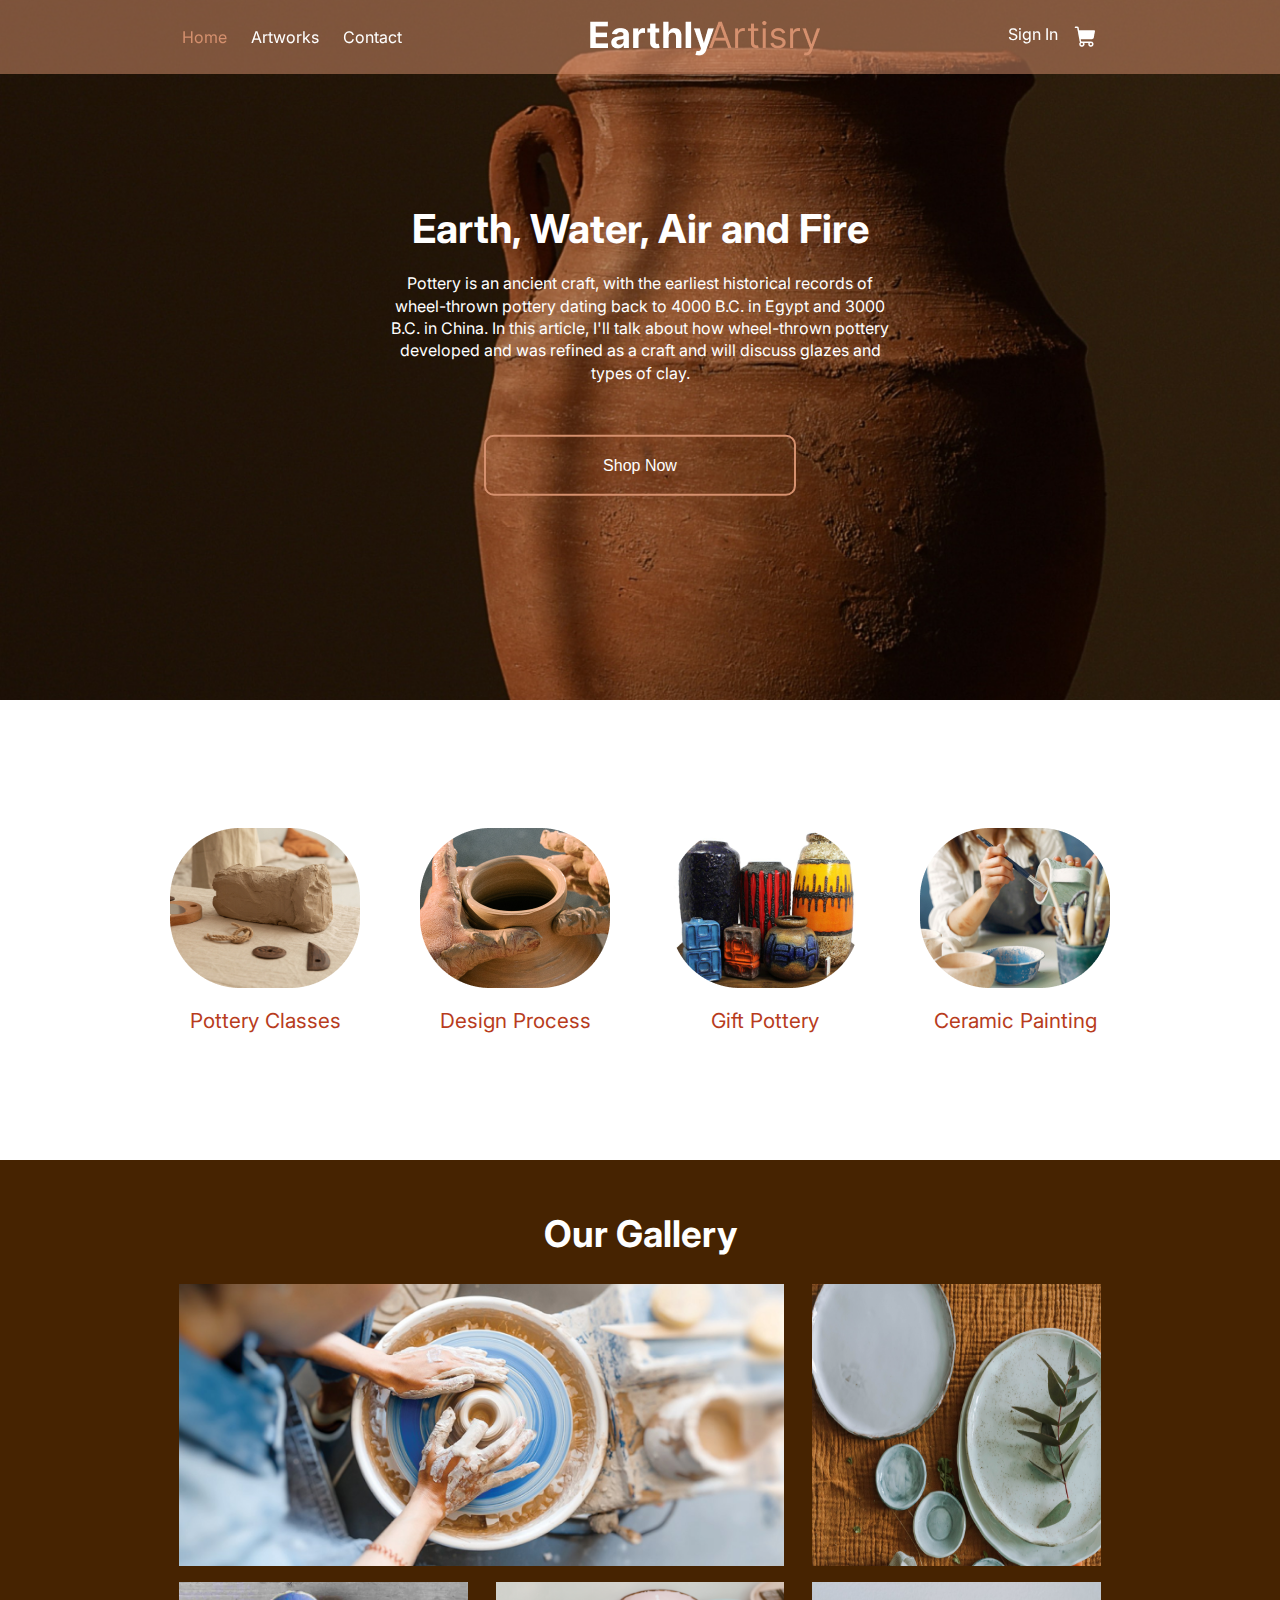
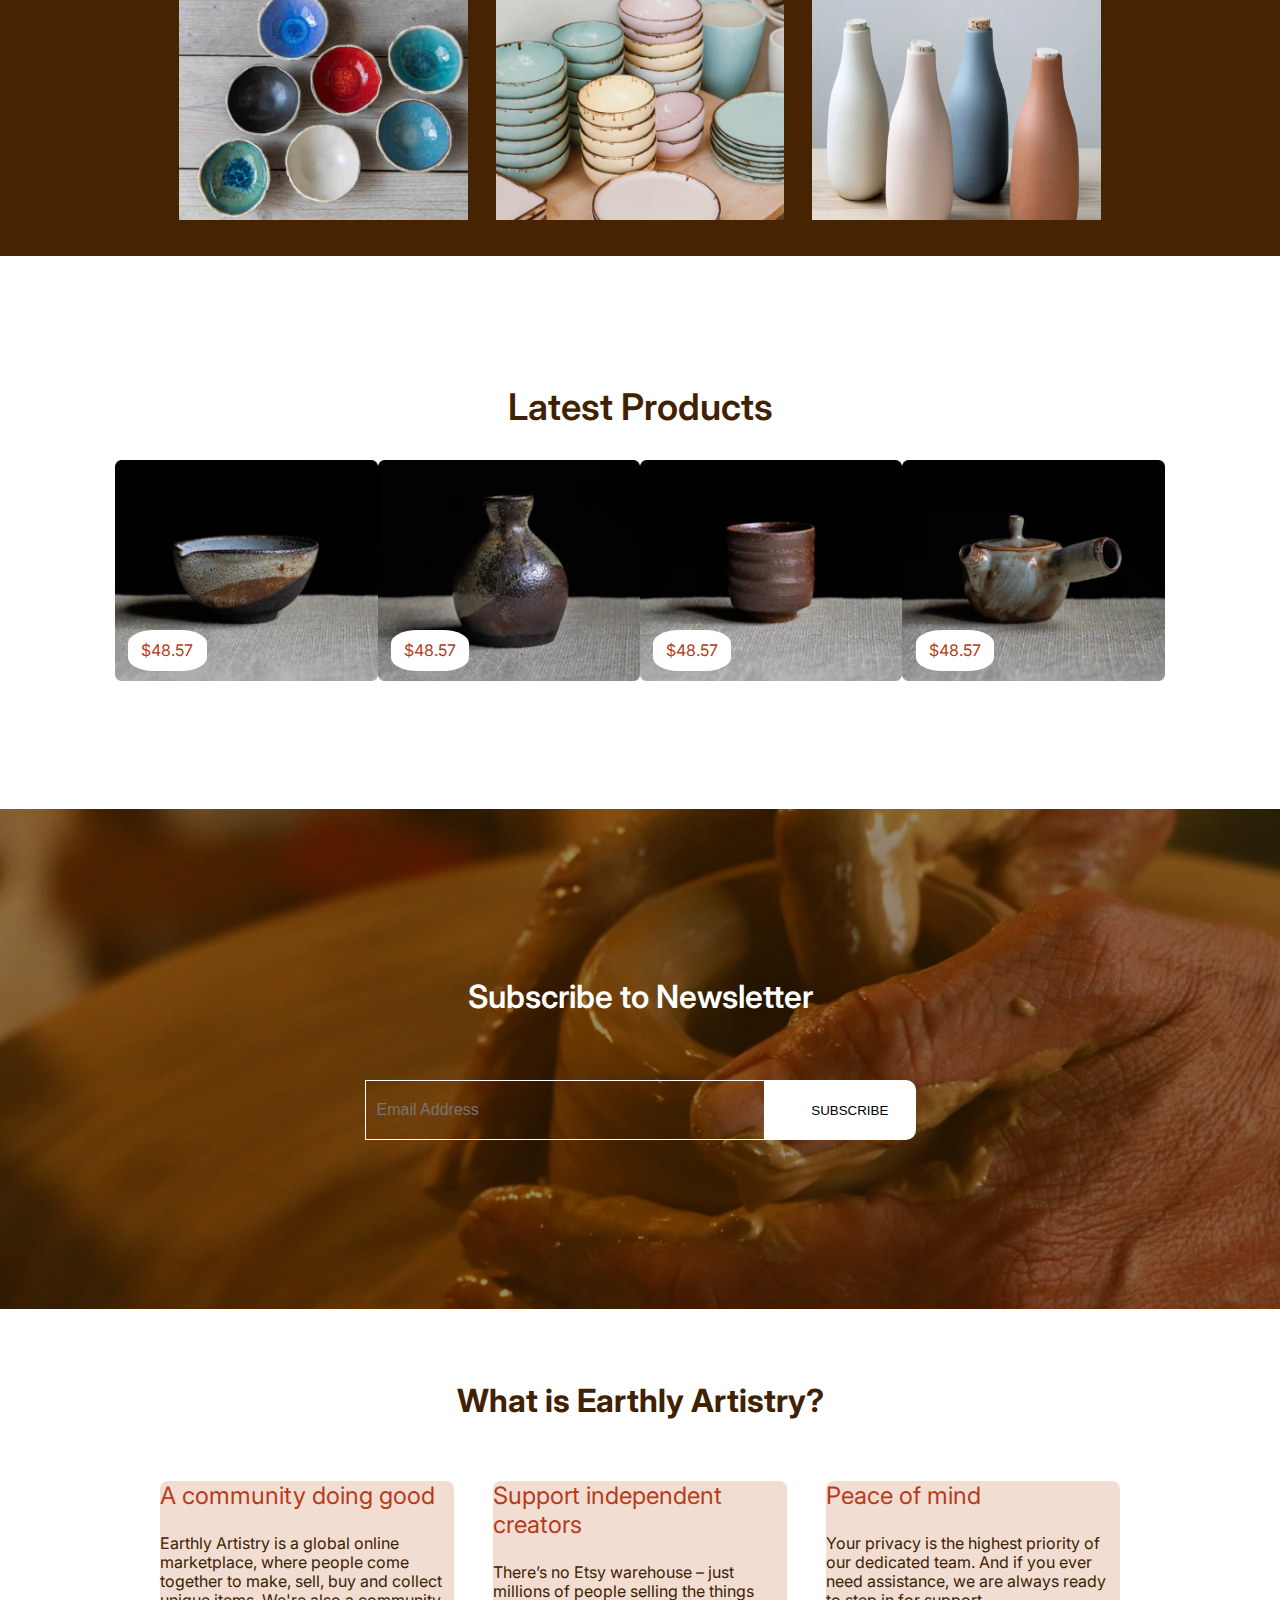
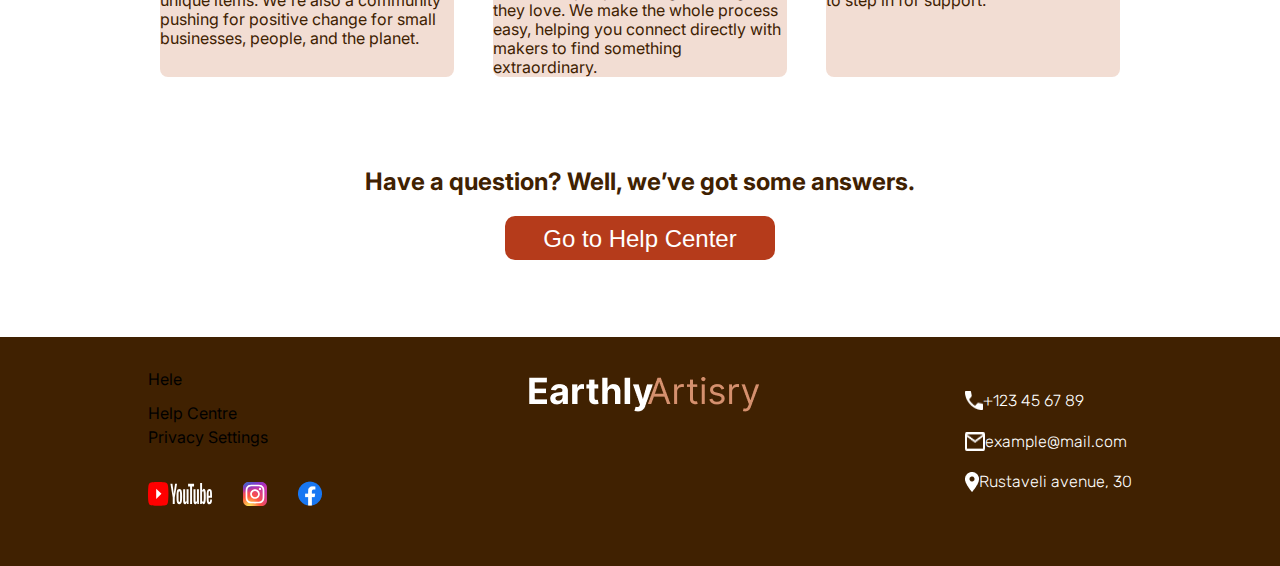
<file: index.html>
<!DOCTYPE html>
<html lang="en">

<head>
  <meta charset="UTF-8">
  <meta http-equiv="X-UA-Compatible" content="IE=edge">
  <meta name="viewport" content="width=device-width, initial-scale=1.0">
  <link rel="stylesheet" href="css/reset.css" /> 
  <link rel="stylesheet" href="css/style.css" />
  <link rel="stylesheet" href="css/media.css">
  <title>Earthly Artisry</title>
</head>

<body>
  <div class="container"> 
    <section class="home__section"> 
      <header>
        <div class="navbar__container">
          <nav> 
            <ul class="navbar__list">
              <a href="index.html"><li class="navbar__first">Home</li></a>
              <a href="artworks.html"><li class="navbar__second">Artworks</li></a>
              <a href="contact.html"><li class="navbar__third">Contact</li></a>
            </ul>
          </nav>

          <a href="index.html"> 
            <img src="./assets/logo.png" alt="navbar logo">
          </a>

          <div class="navbar__signin">
            <p>Sign In</p> 
            <img src="./assets/shoppingcarticon.png" alt="sign in and cart">
          </div>
        </div>
      </header> 

      <div class="sectionOne">
        <h2>Earth, Water, Air and Fire</h2>

        <p class="sectionOneParagraph">
          Pottery is an ancient craft, with the earliest historical records of
          wheel-thrown pottery dating back to 4000 B.C. in Egypt and 3000 B.C.
          in China. In this article, I'll talk about how wheel-thrown pottery
          developed and was refined as a craft and will discuss glazes and
          types of clay.
        </p>

        <button class="sectionOneButton">Shop Now</button>
      </div>
    </section>

    <section class="sectionTwo">
      <div class="sectionTwoContainer">
        <div>
          <img src="./assets/secondSectionFirst.png"/>
          <p>Pottery Classes</p>
        </div>
        <div>
          <img src="./assets/secondSectionSecond.png"/>
          <p>Design Process</p>
        </div>
        <div>
          <img src="./assets/secondSectionThird.png">
          <p>Gift Pottery</p>
        </div>
        <div>
          <img src="./assets/secondSectionfourth.png"/>
          <p>Ceramic Painting</p>
        </div>
      </div>
    </section>


    <section class="sectionThree">
      <h3>Our Gallery</h3>
      <div class="ourGalleryGrid">
        <img src="./assets/ourGalleryFirst.png" alt="" />
        <img src="./assets/ourGallerySecond.png" alt="" />
        <img src="./assets/ourGalleryThird.png" alt="" />
        <img src="./assets/ourGalleryFourth.png" alt="" />
        <img src="./assets/ourGalleryFifth.png" alt="" />
      </div>
    </section>

    <section class="sectionFour">
      <h4>Latest Products</h4>
      <div class="sectionFourContainer">
        <div class="sectionFourSingleProduct">
          <img src="./assets/sectionFourProductOne.png" alt="" />
          <h5>$48.57</h5>
        </div>
        <div class="sectionFourSingleProduct">
          <img src="./assets/sectionFourProductTwo.png" alt="" />
          <h5>$48.57</h5>
        </div>
        <div class="sectionFourSingleProduct">
          <img src="./assets/sectionFourProductThree.png" alt="" />
          <h5>$48.57</h5>
        </div>
        <div class="sectionFourSingleProduct hide">
          <img src="./assets/sectionFourProductFour.png" alt="" />
          <h5>$48.57</h5>
        </div> 
      </div>
    </section>


    <section class="sectionFive">
      <div class="sectionFiveContainer">
        <h6>Subscribe to Newsletter</h6>
        <form class="sectionFiveForm">
          <input class="sectionFiveFormInput" type="email" placeholder="Email Address"/>
          <button type="submit" class="section_5_button">SUBSCRIBE</button>
        </form>
      </div>
    </section>


    <article class="articleOne">
      <h3>What is Earthly Artistry?</h3>

      <div class="articlesContainer">
        <div class="singleArticle">
          <h6>A community doing good</h6>
          <p>
            Earthly Artistry is a global online marketplace, where people come
            together to make, sell, buy and collect unique items. We're also a
            community pushing for positive change for small businesses,
            people, and the planet.
          </p>
        </div>

        <div class="singleArticle">
          <h6>Support independent creators</h6>
          <p>
            There’s no Etsy warehouse – just millions of people selling the
            things they love. We make the whole process easy, helping you
            connect directly with makers to find something extraordinary.
          </p>
        </div>

        <div class="singleArticle">
          <h6>Peace of mind</h6>
          <p>
            Your privacy is the highest priority of our dedicated team. And if
            you ever need assistance, we are always ready to step in for
            support.
          </p>
        </div>
      </div> 
      <h5>Have a question? Well, we’ve got some answers.</h5> 
      <button>Go to Help Center</button>
    </article>
 

    <footer>
      <div class="footerFirstContainer">
        <div class="footerFirstContainerText">
          <p>Hele</p>
          <p class="secondP">Help Centre</p>
          <p class="thirdP">Privacy Settings</p>
        </div>
        <div class="footerFirstContainerSocials">
          <a href="https://www.youtube.com/" target="_blank">
            <img src="./assets/youtubeLogo.svg" alt="youtube logo" />
          </a>
          <a class="middle_icon" href="https://www.instagram.com/" target="_blank">
            <img src="./assets/instagram.svg" alt="instgram logo" />
          </a>
          <a href="https://www.facebook.com/" target="_blank">
            <img src="./assets/facebookLogo.png" alt="facebook logo" />
          </a>
        </div> 
      </div>

      <a href="index.html">
        <img src="./assets/logo.png" alt="navbar logo">
      </a>

      <div class="footerSecondContainer">
        <div class="singleFooterContainer">
          <img src="./assets/phone.png" />
          <p>+123 45 67 89</p>
        </div>
        <div  class="singleFooterContainer">
          <img src="/assets/message.png"/>
          <p>example@mail.com</p>
        </div>
        <div  class="singleFooterContainer">
          <img src="./assets/maps.png"/>
          <p>Rustaveli avenue, 30</p>
        </div>
      </div>
    </footer>

  </div> 
</body> 
</html>
</file>
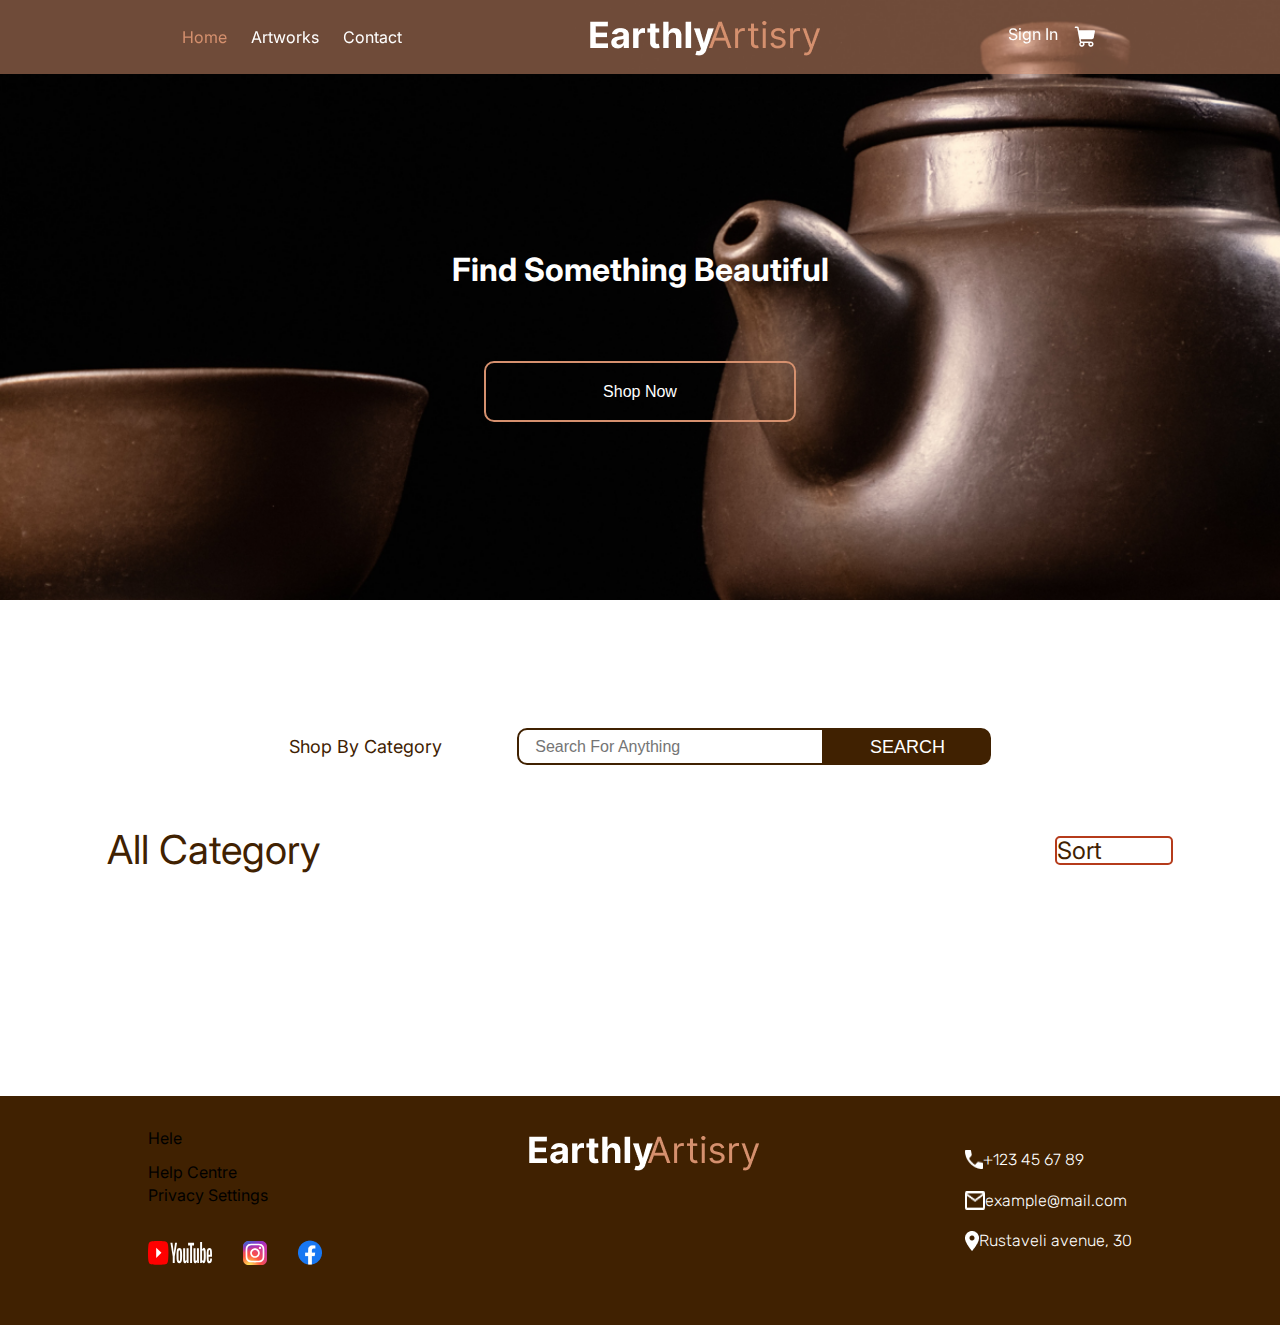
<file: artworks.html>
<!DOCTYPE html>
<html lang="en">

<head>
  <meta charset="UTF-8">
  <meta http-equiv="X-UA-Compatible" content="IE=edge">
  <meta name="viewport" content="width=device-width, initial-scale=1.0">
  <link rel="stylesheet" href="css/reset.css" />
  <link rel="stylesheet" href="css/style.css" />
  <link rel="stylesheet" href="css/media.css">
  <title>artworks</title>
</head>

<body>
  <div class="container">
    <section class="artworSectionOne">
      <!-- header -->
      <header>
        <div class="navbar__container">
          <nav>
            <ul class="navbar__list">
              <a href="index.html">
                <li class="navbar__first">Home</li>
              </a>
              <a href="artworks.html">
                <li class="navbar__second">Artworks</li>
              </a>
              <a href="contact.html">
                <li class="navbar__third">Contact</li>
              </a>
            </ul>
          </nav>
          <a href="index.html">
            <img src="./assets/logo.png" alt="navbar logo">
          </a>
          <div class="navbar__signin">
            <p>Sign In</p>
            <img src="./assets/shoppingcarticon.png" alt="sign in and cart">
          </div>
        </div>
      </header> 
      <div class="sectionDiv">
        <h2>Find Something Beautiful</h2>
        <button class="sectionOneButton">Shop Now</button>
      </div>
    </section>

    <!-- artwork section 2 -->

    <section class="artworSectionTwo">
      <div class="searchInput">
        <div class="artworkCategories">
          <p>Shop By Category</p> 
        </div>
        <form class="searchForm">
          <input class="searchingInput" type="text" placeholder="Search For Anything" value="" name="search">
          <button class="searchButton" type="submit">SEARCH</button> 
      </div>

      <div class="sort_div">
        <h3>All Category</h3>
        <div class="sort_div_lite">
          <p>Sort</p>
          <i class="fa-solid fa-arrow-right-arrow-left fa-rotate-90 two_arrow" style="color: #402101;"></i>
        </div>
      </div>
 

    </section>

    <!-- footer -->

    <footer>
      <div class="footerFirstContainer">
        <div class="footerFirstContainerText">
          <p>Hele</p>
          <p class="secondP">Help Centre</p>
          <p class="thirdP">Privacy Settings</p>
        </div>
        <div class="footerFirstContainerSocials">
          <a href="https://www.youtube.com/" target="_blank">
            <img src="./assets/youtubeLogo.svg" alt="youtube logo" />
          </a>
          <a class="middle_icon" href="https://www.instagram.com/" target="_blank">
            <img src="./assets/instagram.svg" alt="instgram logo" />
          </a>
          <a href="https://www.facebook.com/" target="_blank">
            <img src="./assets/facebookLogo.png" alt="facebook logo" />
          </a>
        </div> 
      </div>

      <a href="index.html">
        <img src="./assets/logo.png" alt="navbar logo">
      </a>

      <div class="footerSecondContainer">
        <div class="singleFooterContainer">
          <img src="./assets/phone.png" />
          <p>+123 45 67 89</p>
        </div>
        <div  class="singleFooterContainer">
          <img src="/assets/message.png"/>
          <p>example@mail.com</p>
        </div>
        <div  class="singleFooterContainer">
          <img src="./assets/maps.png"/>
          <p>Rustaveli avenue, 30</p>
        </div>
      </div>
    </footer>
 
  </div> 
</body> 
</html>
</file>
<file: css/style.css>
@import url("https://fonts.googleapis.com/css2?family=Inter:wght@100;200;300;400;500;600;700;800;900&display=swap");
@import url("https://fonts.googleapis.com/css2?family=Rubik:wght@300&display=swap");

.container { 
  width: 100%; 
  font-family: "Inter", sans-serif;
}

.home__section {
  height: 700px; 
  background-image: url("../assets//homepageBackground.png");
  background-repeat: no-repeat;
  background-size: cover; 
  position: relative;
} 

header {
  width: 100%;
  background-color: #d5906e85; 
  top: 0;
  left: 50%;
  transform: translateX(-50%);
  padding: 1% 7%;
  position: fixed; 
  z-index: 1;
}

.navbar__container {
  display: flex; 
  justify-content: space-around;
  align-items: center;
}

.navbar__list {
  display: flex;
  gap: 1.5rem;
 }

.navbar__container li:hover {
  color: #d5906e;
  transition: 0.2s linear;
}

.navbar__first {
  font-style: normal;
  font-weight: 400;
  font-size: 1rem; 
  color: #d5906e;
  transition: 0.1s linear;
}

.navbar__second {
  font-style: normal;
  font-weight: 400;
  font-size: 1rem; 
  color: #ffffff;
  transition: 0.2s linear;
}

.navbar__third {
  font-style: normal;
  font-weight: 400;
  font-size: 1rem; 
  color: #ffffff;
  transition: 0.1s linear;
}
.navbar__container li:active {
  transform: translateY(4px);
}

.navbar__signin {
  display: flex;
  justify-content: center;
  gap: 16px;
}

.navbar__signin p {
  font-style: normal;
  font-weight: 400;
  font-size: 1rem;
  line-height: 19px;
  color: #ffffff;
  transition: 0.2s linear;
}
.icon {
  color: white;
  transition: 0.2s linear;
}

.navbar__signin p:hover {
  color: #d5906e;
  transition: 0.2s linear;
}

.sectionOne {
  position: absolute;
  top: 50%;
  left: 50%;
  transform: translate(-50%, -50%);
  display: flex;
  flex-direction: column;
  align-items: center;
}

.sectionOne h2 {
  font-style: normal;
  font-weight: 700;
  font-size: 2.5rem; 
  color: #ffffff;
}

span {
  font-style: normal;
  font-weight: 400;
  font-size: 2rem; 
  color: #d5906e;
}

.sectionOneParagraph {
  width: 78%;
  line-height: 140%;
  margin-top: 3%;
  font-weight: 400;
  font-size: 1rem;
  margin-bottom: 8%; 
  text-align: center;
  color: #ffffff;
}

.sectionOneButton {
  padding: 19px 117px;
  font-style: normal;
  font-weight: 400;
  font-size: 16px;
  line-height: 19px;
  color: #ffffff;
  border: 2px solid #d5906e;
  border-radius: 10px;
  background-color: initial;
  transition: 0.25s linear;
}

 

.menu_bar {
  display: none;
  position: absolute;
  width: 240px;
  height: 160px;
  background: #b53b1b;
  list-style: none;
  font-style: normal;
  font-weight: 400;
  font-size: 18px;
  line-height: 22px;
  transform: translateX(-400px);
  transition: 0.5s linear;
  z-index: 1;

  color: #ffffff;
  flex-direction: column;
  align-items: center;
  justify-content: center;
  row-gap: 15px;
  top: 18.7%;
}
.dps {
  transform: translateX(0px);
  transition: 0.5s linear;
}
  

/* section Two */

.sectionTwo {
  padding: 10% 20%;
}

.sectionTwoContainer div {
  text-align: center;
}

.sectionTwoContainer p {  
  font-size: 1.3rem;
  line-height: 100%;
  margin-top: 10%; 
  color: #b83c1d;
}

.sectionTwoContainer {
  display: flex;
  justify-content: center;
  gap: 60px;
  padding: 0 1.5%;
}

/* section 3 */

.sectionThree {
  background: #462301;
  padding: 4% 14%;
}

.sectionThree h3 {  
  font-size: 2.3rem; 
  text-align: center;
  color: #ffffff;
  margin-bottom: 3%;
}

.ourGalleryGrid {
  display: grid;
  gap: 3%;
  grid-template-columns: auto auto auto;
}

.ourGalleryGrid img:first-child {
  grid-column-start:1;
  grid-column-end:3;
}

.ourGalleryGrid img {
  width: 100%;
  height: 100%;
}
 

.sectionFour {
  padding: 10% 9%;
  position: relative;
}

.sectionFour h4 {  
  font-size: 2.3rem; 
  font-weight: 600;
  text-align: center;
  margin-bottom: 3%; 
  color: #402101;
}

.sectionFourContainer {
  display: flex;
  justify-content: space-between;
}

.sectionFourSingleProduct {
  position: relative;
}

.sectionFourSingleProduct h5 {
  position: absolute;
  left: 5%;
  top: 77%; 
  font-size: 1rem; 
  color: #b53b1b;
  font-weight: 400;
  background: #ffffff;
  border-radius: 33%;
  padding: 4% 5%;
}
  
.sectionFourSingleProduct img {
  width: 100%;
  height: 100%;
}
   

.sectionFive {
  background-image: url('../assets/sectionFiveBackgroundImage.png');
  height: 500px;
  background-repeat: no-repeat;
  background-size: cover;
  background-position: center;
}


.sectionFiveContainer h6 {
  font-weight: 600;
  font-style: normal;
  font-size: 2rem; 
  margin-bottom: 5%;
  color: #ffffff;
}

.sectionFiveFormInput {
  width: 400px;
  height: 60px;
  border: 1px solid #ffffff;
  padding-left: 2%; 
  font-weight: 400;
  font-size: 16px;
  background-color: none;
  color: #ffffff;
}

.section_5_button {
  width: 151px;
  padding: 1.1% 8.5%;
  background: #ffffff;
  border-radius: 0px 10px 10px 0px;
}

.sectionFiveContainer {
  display: flex;
  flex-direction: column;
  justify-content: center;
  align-items: center;
  height: 100%;
}

.sectionFiveForm {
  display: flex;
  justify-content: center;
}

.articleOne {
  display: flex;
  align-items:center;
  flex-direction: column;
  padding: 6% 0;
}



.articleOne h3 { 
  font-size: 2rem;
  line-height: 2rem; 
  font-weight: 700;
  color: #402101;
}


.articlesContainer {
  display: flex;
  justify-content: center;
  gap: 3%;
  margin-top: 5%;
  margin-bottom: 7%;
}

/* aq var */


.singleArticle h6 {
  font-style: normal;
  font-weight: 400;
  font-size: 24px;
  line-height: 29px;
  margin-bottom: 24px;

  color: #b53b1b;
}

.singleArticle p {
  font-style: normal;
  font-weight: 400;
  font-size: 16px;
  line-height: 19px;

  color: #402101;
}

.singleArticle {
  width: 23%;
  background: rgba(213, 144, 110, 0.3);
  border-radius: 8px;
}

.articleOne h5 {
  font-style: normal;
  font-weight: 700;
  font-size: 24px;
  line-height: 29px;
  margin-bottom: 20px;

  color: #402101;
}

.articleOne button {
  font-style: normal;
  font-weight: 400;
  font-size: 24px;
  line-height: 29px;

  color: #ffffff;
  background: #b53b1b;
  border-radius: 10px;
  padding: 0.6% 3%;
}

.articleOne button:active {
  box-shadow: 0 5px #666;
  transform: translateY(4px);
}

/* footer */

footer {
  background: #402101;
  display: flex;
  justify-content: center;
  gap: 16%;
  padding: 32px 0 56px 0;
}

.footerSecondContainer p {
  display: flex;
  font-family: "Rubik", sans-serif;
  font-size: 1rem;
  line-height: 19px;
  color: #ffffff;
  font-style: normal;
  font-weight: 300;
}

.singleFooterContainer{
  display: flex;
  margin-top: 13%;
}

.secondP {
  margin-top: 8%;
  margin-bottom: 2%;
}

.thirdP {
  margin-bottom: 20%;
}

.footer_div_2 p {
  font-family: "Rubik", sans-serif;
  font-style: normal;
  font-weight: 300;
  font-size: 16px;
  line-height: 19px;

  color: #ffffff;
}

.footer_div_2 {
  display: flex;
  flex-direction: column;
  row-gap: 29px;
}

.footer_div_2 div {
  display: flex;
  gap: 16px;
}

.middle_icon {
  margin: 0px 27px;
}

.artworSectionOne {
  background-image: url('../assets/Rectangle\ 107.png');
  background-repeat: no-repeat;
  background-size: cover;
  background-position: center;
  height: 600px;
}

.artwork_section_1 .menu_bar {
  top: 16.3%;
}

.sectionDiv h2 {
  font-style: normal;
  font-weight: 700;
  font-size: 2rem; 
  color: #ffffff;
}

.sectionDiv {
  display: flex;
  padding-top: 250px;
  row-gap: 72px;
  flex-direction: column;
  justify-content: center;
  align-items: center;
}

/* artwork section 2 */

.artworSectionTwo {  
  display: flex;
  align-items: center;
  padding: 10% 0;
  flex-direction: column;
}

.searchInput {
  display: flex;
  gap: 75px;
}

.searchButton {
  width: 13vw;
  height: 2.9vw;
  font-style: normal;
  font-weight: 400;
  font-size: 18px;
  line-height: 22px;
  color: #ffffff;
  background: #402101;
  border-radius: 0px 10px 10px 0px;
}

.searchForm {
  display: flex;
}

.searchingInput {
  font-style: normal;
  font-weight: 400;
  font-size: 16px;
  line-height: 19px;
  padding-left: 16px;

  color: rgba(64, 33, 1, 0.52);

  width: 24vw;
  height: 2.9vw;
  border: 2px solid #402101;
  border-radius: 10px 0 0 10px;
}

.searchInput p {
  font-style: normal;
  font-weight: 400;
  font-size: 18px;
  line-height: 22px;

  color: #402101;
}

.artworkCategories {
  display: flex;
  gap: 18px;
  align-items: center;
}

.sort_div h3 {
  font-style: normal;
  font-weight: 400;
  font-size: 40px;
  line-height: 48px;

  color: #402101;
}

.sort_div_lite p {
  font-style: normal;
  font-weight: 400;
  font-size: 24px;
  line-height: 29px;

  color: #402101;
}

.sort_div {
  display: flex;
  gap: 57.4vw;
  align-items: center;
  margin-top: 61px;
  margin-bottom: 94px;
}

.sort_div_lite {
  display: flex;
  align-items: center;
  text-align: center;
  justify-content: space-between;
  width: 118px;
  height: 29px;
  border: 2px solid #b53b1b;
  border-radius: 5px;
}

.two_arrow {
  width: 29px;
  height: 29px;
}

.shop_cards_1 {
  display: grid;
  grid-template-columns: 1fr 1fr 1fr 1fr;
  gap: 60px;
}

.lite_cards img {
  width: 100%;
  height: 12.5vw;
}

.lite_cards {
  width: 100%;
  cursor: pointer;
  border-radius: 18px;
  transition: 0.5s linear;
}

.lite_cards:hover {
  transition: 0.5s linear;
  box-shadow: rgba(0, 0, 0, 0.35) 0px 5px 15px;
}

.name_p {
  font-style: normal;
  font-weight: 400;
  font-size: 0.8vw;
  line-height: 1.1vw;
  margin-top: 1.2vw;
  margin-bottom: 1.3vw;
  color: #b53b1b;
}

.price_div p {
  font-style: normal;
  font-weight: 400;
  font-size: 1.2vw;
  line-height: 1.4vw;
  color: #402101;
}

.price_div {
  display: flex;

  gap: 11.2vw;
  align-items: center;
}

.lite_cards ion-icon {
  width: 1.7vw;
  height: 1.7vw;
}

.main_div {
  width: 447px;
  height: 56px;
  display: flex;
  margin-top: 120px;
}
.main_div div {
  border: 2px solid #b53b1b;
  width: 56px;
  height: 56px;
  display: flex;
  justify-content: center;
  align-items: center;
}
.main_div div:nth-child(4) {
  background-color: #b53b1b;
}
.main_div div:nth-child(4) a {
  color: white;
}
.main_div ion-icon {
  width: 30px;
  height: 30px;
}
 
.contactSection {
  background-image: url(../photos/Rectangle\ 108.png);
  height: 720px;
  position: relative;
}

.contactForm {
  position: absolute;
  background: linear-gradient(
      0deg,
      rgba(64, 33, 1, 0.73),
      rgba(64, 33, 1, 0.73)
    ),
    linear-gradient(0deg, #ffffff, #ffffff);
  background: rgba(64, 33, 1, 0.73);
  border: 1px solid #ffffff;
  box-shadow: -1px -1px 4px #ffffff;
  border-radius: 10px;
  display: flex;
  flex-direction: column;
  row-gap: 36px;
  left: 13%;
  top: 32%;
  padding: 24px 30px;
}

.contactForm div {
  display: flex;
  gap: 36px;
}

.contactForm div input {
  border: 2px solid #ffffff;
  border-radius: 10px;
  height: 40px;
  padding-left: 8px;
  color: #ffffff;
}

.contactForm textarea {
  border: 2px solid #ffffff;
  border-radius: 10px;
  padding: 8px 0 0 8px;
  color: #ffffff;
}

.contactForm h2 {
  font-style: normal;
  font-weight: 400;
  font-size: 40px;
  line-height: 48px;

  color: #ffffff;
}

.contactForm button {
  width: 147px;
  height: 56px;
  font-style: normal;
  font-weight: 400;
  font-size: 16px;
  line-height: 19px;
  color: #ffffff;
  background: #d5906e;
  border-radius: 10px;
}

.contactForm button:active {
  transform: translateY(4px);
}

/* contact section 2 */

.contact_div_lite {
  background: rgba(213, 144, 110, 0.3);
}

.contact_section_2 h3 {
  font-style: normal;
  font-weight: 700;
  font-size: 40px;
  line-height: 48px;
  text-align: center;
  margin-bottom: 40px;
  color: #402101;
}

.iframe_lite {
  display: flex;
  gap: 220px;
}

.iframe_lite a {
  font-style: normal;
  font-weight: 700;
  font-size: 18px;
  line-height: 22px;

  color: #b53b1b;
}

.iframe_lite p {
  font-style: normal;
  font-weight: 300;
  font-size: 16px;
  line-height: 19px;
  display: flex;
  flex-direction: column;

  color: #623932;
}

.iframe_lite div {
  display: flex;
  flex-direction: column;
  row-gap: 32px;
}
</file>
<file: css/media.css>
@media (max-width: 1600px) {
  .section_4_div {
    gap: 50px;
  }
}

@media (max-width: 1350px) {
  .arrow_1 {
    display: none;
  }
  .arrow_2 {
    display: none;
  }
  .section_4_div_lites h5 {
    padding: 5% 6%;
  }
}

@media (max-width: 1200px) {
  /* PAGE 1 */
  .section_4_div {
    flex-wrap: wrap;
  }

  /* PAGE 3 */
  .iframe_lite {
    flex-direction: column;
    row-gap: 85px;
  }
  .iframe_lite div {
    padding-left: 30px;
  }
}

@media (max-width: 1040px) {
  header {
    padding: 26px 7%;
  }

  .section_2 {
    padding: 110px 0;
    display: flex;
    /* flex-wrap: wrap; */
    justify-content: center;
    align-items: center;
  }

  .section_2_div {
    flex-wrap: wrap;
    flex-wrap: wrap;
    gap: 30%;
    row-gap: 60px;
  }

  .section_3 {
    padding: 96px 10%;
  }

  .grid_father img:nth-child(3) {
    display: none;
  }

  .grid_father img:last-child {
    display: none;
  }

  .grid_father img {
    height: 37vw;
  }

  .grid_father {
    display: flex;

    flex-direction: column;
  }

  /* PAGE 2 */

  .shop_cards_1 .lite_cards:nth-child(4) {
    display: none;
  }
  .shop_cards_1 .lite_cards:last-child {
    display: none;
  }

  .artwork_section_2 {
    padding: 80px 0;
  }
  .search_div {
    flex-direction: column;
    row-gap: 25px;
  }
  .search_input {
    width: 310px;
    height: 5vw;
  }
  .search_button {
    width: 140px;
    height: 5vw;
  }
  .sort_div {
    gap: 30.4vw;
  }
  .shop_cards_1 {
    grid-template-columns: 1fr 1fr;
    gap: 95px;
  }

  .lite_cards img {
    width: 290px;
    height: 200px;
  }
  .name_p {
    font-size: 16px;

    margin-top: 24px;
    margin-bottom: 28px;
  }
  .price_div {
    gap: 183px;
  }
  .price_div p {
    font-size: 24px;
  }
  .lite_cards ion-icon {
    width: 24px;
    height: 24px;
  }
}

@media (max-width: 978px) {
  .section_1_div h2 {
    font-size: 32px;
  }
}

@media (max-width: 900px) {
  .burger_a {
    display: block;
  }

  .section_1 .menu_bar {
    top: 19.5%;
  }
  .contact_section_1 .menu_bar {
    top: 19.5%;
  }

  .menu_bar {
    display: flex;
  }

  .burger_a ion-icon {
    width: 32px;
    height: 32px;
    color: #ffff;
  }

  .header_title {
    text-align: center;
  }
  .header_title span {
    display: block;
  }

  .header_ul {
    display: none;
  }

  .section_1_div {
    width: 100%;
  }

  .section_1_div_p_1 {
    width: 80%;
    margin-top: 12px;
    margin-bottom: 50px;
  }

  .section_1_button {
    padding: 18px 80px;
  }

  .section_4 {
    padding: 80px 5%;
  }

  .section_4 h4 {
    font-size: 36px;
    margin-bottom: 32px;
  }

  .section_4_div {
    flex-direction: column;
    align-items: center;
    row-gap: 30px;
  }
  .section_4_div_lites img {
    width: 79vw;
    height: 50vw;
  }
  .section_4_div_lites h5 {
    left: 5%;
    top: 82%;
    padding: 2.4% 4%;
  }
  .hide {
    display: none;
  }
  .section_4 button {
    display: block;
  }

  .article_1 {
    padding: 80px 0;
  }

  .article_1 h3 {
    font-size: 32px;
  }

  .article_div_lite {
    flex-direction: column;
    align-items: center;
    margin-top: 35px;
    margin-bottom: 40px;
    row-gap: 30px;
  }

  .cards {
    width: 83%;
  }

  .article_1 h5 {
    text-align: center;
  }

  .article_1 button {
    padding: 1.2% 3.7%;
  }

  footer {
    flex-direction: column;
    align-items: center;
    row-gap: 45px;
  }
  .footer_div_1 {
    text-align: center;
  }
  .footer_div_2 {
    align-items: center;
  }

  /* PAGE 3 */

  .contact_section_2 {
    padding: 160px 57px;
  }
  .contact_div_lite {
    width: 100%;
  }
  iframe {
    width: 100%;
  }
}

@media (max-width: 750px) {
  .artwork_section_1 {
    height: 320px;
  }
  .art_sect_div1 h2 {
    font-size: 6.7vw;
  }
  .art_sect_div1 {
    row-gap: 25px;
    padding-top: 150px;
  }
  .shop_cards_1 .lite_cards:nth-child(5) {
    display: none;
  }
  .shop_cards_1 .lite_cards:nth-child(6) {
    display: none;
  }
  .shop_cards_1 .lite_cards:nth-child(7) {
    display: none;
  }
  .artwork_section_2 {
    padding: 65px 10px;
  }
  .search_button {
    height: 7.7vw;
    width: 22.33vw;
  }
  .search_input {
    width: 39.92vw;
    height: 7.7vw;
  }
  .sort_div {
    margin: 40px 0;
    gap: 135px;
  }
  .sort_div h3 {
    font-size: 4.66vw;
  }

  .shop_cards_1 {
    display: flex;
    flex-direction: column;
  }
  .lite_cards img {
    width: 366px;
    height: 240px;
  }
  .price_div {
    gap: 260px;
  }
}

@media (max-width: 569px) {
  .section_1 {
    height: 400px;
  }
  .section_1 .menu_bar {
    top: 27%;
  }
  .artwork_section_1 .menu_bar {
    top: 12.4%;
  }
  .contact_section_1 .menu_bar {
    top: 19.3%;
  }

  header {
    padding: 10px 20px;
  }

  .section_1_div {
    top: 60%;
  }
  .section_1_div_p_1 {
    margin-top: 12px;
    margin-bottom: 22px;
  }
  .section_1_button {
    padding: 15px 41px;
  }

  .section_2 {
    padding: 64px 0;
  }
  .section_2_div img {
    width: 27.2vw;
    height: 20vw;
  }

  .section_2_div p {
    font-size: 16px;
    margin-top: 8px;
  }

  .section_3 {
    padding: 32px 4.3%;
  }
  .section_3 h3 {
    font-size: 32px;
    margin-bottom: 24px;
  }
  .grid_father {
    row-gap: 20px;
  }
  .grid_father img {
    height: 50vw;
  }

  .section_4 {
    padding: 64px 5%;
  }

  .section_4 h4 {
    font-size: 32px;
    margin-bottom: 28px;
  }

  .section_4_div_lites h5 {
    top: 75%;
    padding: 3% 4%;
  }

  .section_5 {
    height: 200px;
  }
  .section_5_div h6 {
    font-size: 32px;
    margin-bottom: 24px;
  }
  .section_5_input {
    width: 195px;
  }

  /* PAGE 3 */
  .contact_section_1 {
    height: 560px;
  }
  .contact_section_form h2 {
    font-size: 32px;
  }

  .contact_section_form {
    padding: 24px 20px;
    left: 50%;
    top: 59%;
    transform: translate(-50%, -50%);
  }
  .contact_section_2 {
    padding: 64px 57px;
  }
}

@media (max-width: 480px) {
  .section_1 {
    background-image: url(../photos/Rectangle\ 109.png);
  }
  .menu_bar {
    width: 50vw;
    height: 33.334vw;
  }
  .header_title {
    font-size: 8vw;
  }
  span {
    font-size: 8vw;
  }
  .section_1_div h2 {
    width: 83%;
    font-size: 6.6vw;
    text-align: center;
  }
  .section_1_div_p_1 {
    width: 94%;
  }
  .section_1_button {
    padding: 3% 9%;
  }

  .section_5_div h6 {
    font-size: 7vw;
  }
  .section_5_input {
    width: 40.6vw;
  }
  .section_5_button {
    width: 31.5vw;
    font-size: 3.5vw;
  }

  .article_1 button {
    padding: 14px 41px;
  }
  .article_1 h3 {
    text-align: center;
  }
  .article_1 h5 {
    width: 82%;
  }
  /* PAGE 2 */

  .artwork_section_1 {
    background-image: url(../photos/Rectangle\ 110.png);
  }

  .search_input {
    width: 42.92vw;
    height: 11.67vw;
  }

  .search_button {
    width: 33.33vw;
    height: 11.67vw;
  }

  .sort_div {
    gap: 63px;
  }

  .sort_div h3 {
    font-size: 6.67vw;
  }
  .shop_cards_1 {
    row-gap: 44px;
  }
  .lite_cards img {
    height: 240px;
    width: 100%;
  }
  .price_div {
    display: inherit;
  }
  .price_div p {
    display: inline-block;
    margin-right: 56.3vw;
    vertical-align: middle;
  }
  .lite_cards ion-icon {
    vertical-align: middle;
  }

  .main_div {
    width: 54vw;
    height: 6.7vw;
    margin-top: 48px;
  }
  .main_div div {
    width: 32px;
    height: 32px;
  }
  .main_div ion-icon {
    font-size: 4.2vw;
  }

  /* PAGE 3 */

  .contact_section_form {
    width: 91.668vw;
  }
  .contact_section_form h2 {
    width: 82.917vw;
  }
  .contact_section_form div input {
    width: 38vw;
  }
  .contact_section_form textarea {
    width: 82.917vw;
  }
  .contact_section_form button {
    width: 30.625vw;
  }
  .contact_section_2 h3 {
    font-size: 32px;
    margin-bottom: 24px;
  }
  .iframe_lite {
    row-gap: 24px;
  }
}

@media (max-width: 395px) {
  .search_input {
    width: 49.92vw;
  }
  .contact_section_form div {
    gap: 20px;
  }
  .contact_section_form div input {
    width: 47%;
  }
  .contact_section_form textarea {
    width: 100%;
  }
}

@media (max-width: 360px) {
  .section_2_div {
    display: grid;
    grid-template-columns: 1fr 1fr;
  }
  .section_2_div p {
    width: 98%;
  }

  /* PAGE 2 */
  .search_input {
    width: 53.92vw;
    height: 14vw;
  }
  .search_button {
    height: 14vw;
  }
  .sort_div h3 {
    text-align: center;
  }
}
</file>
